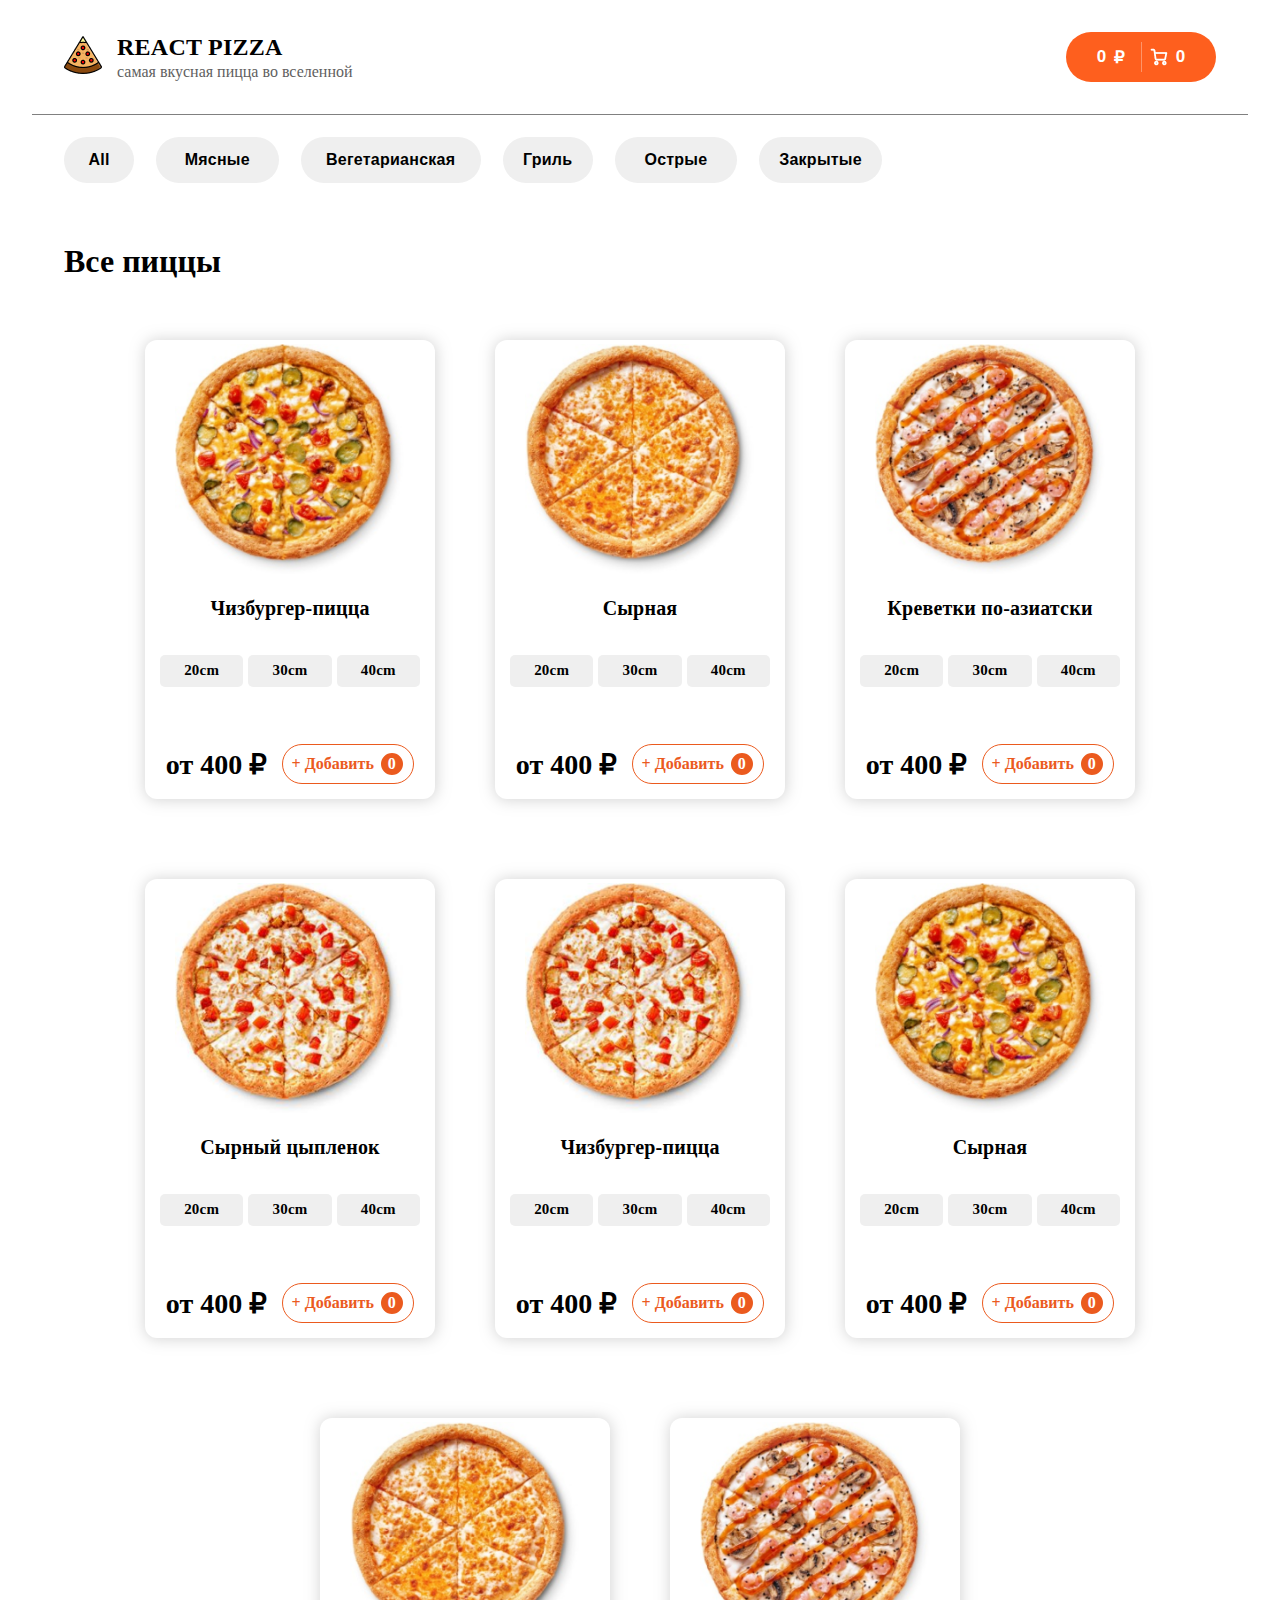
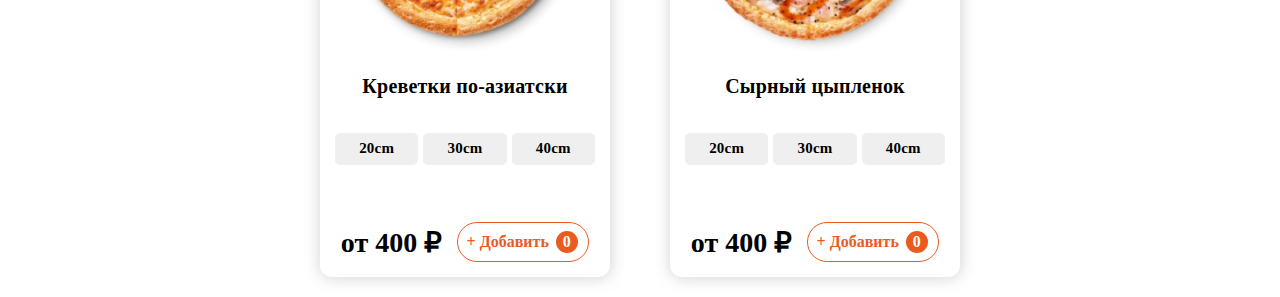
<file: index.html>
<!DOCTYPE html>
<html lang="en">

<head>
    <meta charset="UTF-8">
    <meta name="viewport" content="width=device-width, initial-scale=1.0">
    <title>Document</title><link rel="stylesheet" href="style.css">
</head>

<body>
    <header>
        <div style="display: flex; gap: 15px;align-items: center;">
            <div>
               
                <a href="./admin/index.html"> <img src="./assets/image 1 (6).png" alt=""></a>
            </div>
            <div>
                <h2>REACT PIZZA</h2>
                <p style="color: rgb(95, 95, 95);">самая вкусная пицца во вселенной</p>
            </div>
        </div>

        <div>
       <a style="text-decoration: none;" href="./savat/index.html">
        <button class="karzina">
            <p class="narx">0
            <p>₽</p>
            </p>
            <div class="header_hr"></div>
            <img src="./assets/iconfinder_shopping-cart_2561279 1.png" alt="">
            <p class="sonm">0</p>
        </button>
       </a>
        </div>
    </header>
    

<div class="button">
    <button style="width: 70px;" type="button" class="btn_all">All</button>
    <button type="button" class="btn_meat">Мясные</button>
    <button style="width: 180px;" type="button" class="btn_goshtz">Вегетарианская</button>
    <button style="width: 90px;" type="button" class="btn_tavuq">Гриль</button>
    <button type="button" class="btn_achiq">Острые</button>
    <button type="button" class="btn_yopiq">Закрытые</button>
</div>
    <h1>Все пиццы</h1>
    <div class="wrapper">
      <div style="display: none;" class="div">
          <div class="malumot">
            <div class="cm">
          
            </div>
        </div>
        <div class="btn"></div>
      </div>
    </div>
   

    <script type="module" src="./main.js"></script>
</body>

</html>
</file>
<file: style.css>
*{
    margin: 0;
    padding: 0;
}
body{
    width: 100%;
    height: 100vh;
    display: flex;
    flex-direction: column;
    align-items: center;
    
}
header{
    width: 90%;
    display: flex;
    height: 20vh;
    padding: 32px;
    align-items: center;
    margin: 22px;
    justify-content: space-between;
    position: sticky;
    top: 0;
    border-bottom: 1px solid grey;
    background-color: white;
    margin-top: 0;
    z-index: 1;
}
h2{
font-size: 24px;
line-height: 29.23px;
letter-spacing: 0.01em;
text-align: left;
font-weight: 1200;

}
.karzina{
    display: flex;
    width: 150px;
height: 50px;
top: 95px;
left: 1197px;
gap: 0px;
border-radius: 30px;
opacity: 0px;
border: none;
align-items: center;
justify-content: center;
background-color: 
#FE5F1E;
gap: 8px;

}
.header_hr{
    width: 0.5px;
    height: 30px;
    background-color: rgba(255, 255, 255, 0.336);
    border: none;
}
.karzina>p{
font-size: 17px;
top: 110px;
font-weight: 700;
color: white;

}
.button{
    display: flex;
    width: 90%;
    gap: 22px;
    align-items: center;
}
.button>button{
    width: 122.63px;
height: 46px;
top: 221px;
left: 203.05px;
gap: 0px;
border-radius: 30px ;
opacity: 0px;
border: none;
font-size: 16px;
font-weight: 700;
line-height: 19.49px;
letter-spacing: 0.015em;
text-align: center;
transition: 0.5s;

}
.button>button:focus{
    background-color: black;
    color: white;
    transition: 0.5s;
}
.wrapper>div{
    width: 290px;
height: 459px;
top: 373px;
left: 112px;
gap: 0px;
opacity: 0px;
display: flex;
flex-direction: column;
align-items: center;
justify-content: space-between;
box-shadow: 0.5px 0.5px 15px 0px rgba(128, 128, 128, 0.344);
border-radius: 12px;
margin-bottom: 20px;
}

.wrapper{
    display: flex;
    width: 90%;
    justify-content: center;
    flex-wrap: wrap;
    gap: 60px;
}
h1{
    margin-top: 60px;
    margin-bottom: 60px;
   text-align: left;
   width: 90%;
}
.btn{
    display: flex;
    background-color: black;
}
.tp{
    display: flex;
    gap: 5px;
    width: 260px;
    justify-content: space-between;
padding: 12px;
height: 45px;

}
.tp>button{
    width: 86.01px;
height: 32px;
top: 736px;
left: 839.47px;
gap: 0px;
border-radius: 5px ;
opacity: 0px;
border:none;
font-family: Proxima Nova;
font-size: 15px;
font-weight: 800;
line-height: 17.05px;
letter-spacing: 0.015em;
text-align: center;

}.tp>button:focus{
    background-color: black;
    color: white;
    transition: 0.5s;
}
.wrapper>div>p{
    font-family: Proxima Nova;
font-size: 20px;
font-weight: 800;
line-height: 24.36px;
letter-spacing: 0.01em;
text-align: center;
margin: 4px;
}
.ps{
    display: flex;
    gap: 5px;
    width: 100%;
padding: 12px;
height: 45px;
font-size: 28px;
font-weight: 700;
align-items: center;
justify-content: center;
}
.ps>button{
    width: 132px;
height: 40px;
top: 792px;
left: 890px;
gap: 0px;
margin-left: 10px;
border-radius: 30px;
border: 1px solid #EB5A1E;
opacity: 0px;
display: flex;
align-items: center;
justify-content: center;
gap: 5px;
font-family: Proxima Nova;
font-size: 16px;
background-color: white;
font-weight: 800;
color: #EB5A1E;
}
.ps>button:focus{
    background-color:#EB5A1E;
    color: white;
    transition: 0.5s;
}
.som{
    background-color:#EB5A1E;
    width: 22px;
height: 22px;
top: 801px;
left: 356px;
gap: 0px;
opacity: 0px;
border-radius: 50%;
color: white;
display: flex;
align-items: center;
justify-content: center;
border: 2px solid white;
}
.wrapper>div>img{
    width: 230px;
    height: 230px;
    margin-top: 4px;
}
</file>
